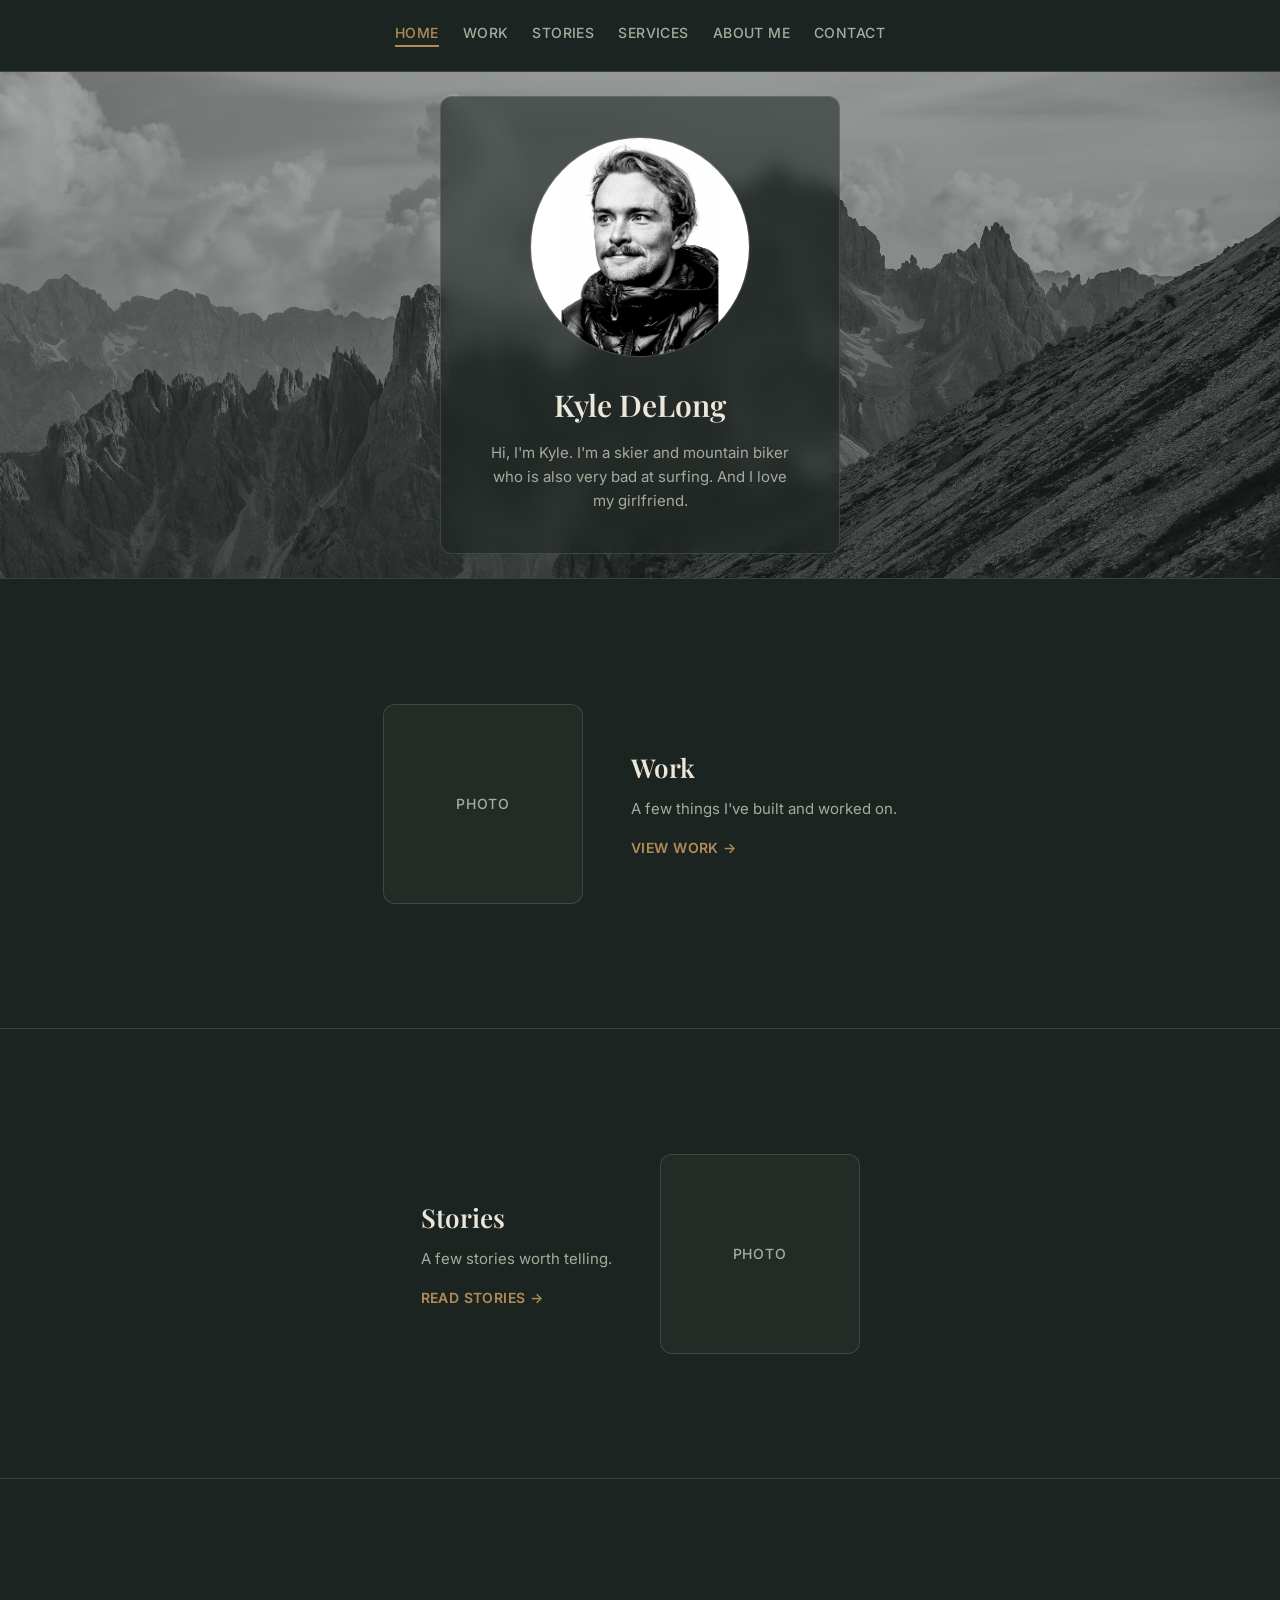
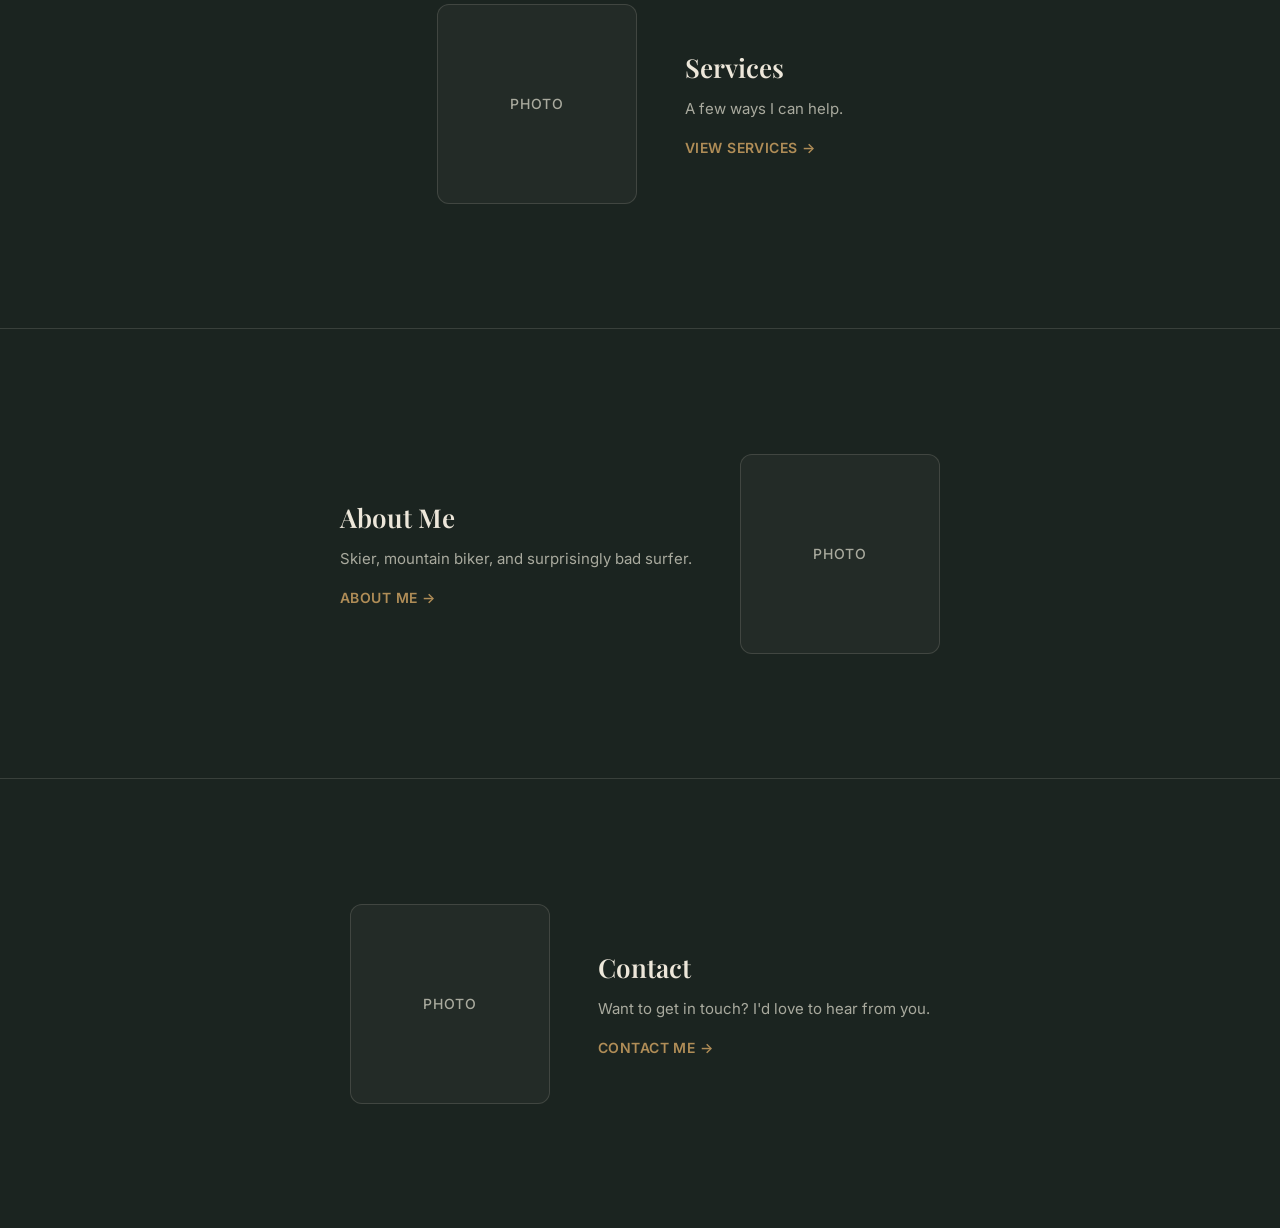
<file: index.html>
<!DOCTYPE html>
<html lang="en">
<head>
  <meta charset="UTF-8">
  <meta name="viewport" content="width=device-width, initial-scale=1.0">
  <title>Kyle DeLong</title>
  <link rel="stylesheet" href="style.css">
</head>
<body>
  <nav class="site-nav">
    <a href="index.html" class="active">Home</a>
    <a href="work.html">Work</a>
    <a href="stories.html">Stories</a>
    <a href="services.html">Services</a>
    <a href="about.html">About Me</a>
    <a href="contact.html">Contact</a>
  </nav>
  <main class="home-main">
    <section class="hero">
      <div class="card">
        <img class="photo-placeholder" src="me-profile.jpg" alt="Kyle">
        <h1>Kyle DeLong</h1>
        <p class="bio">
          Hi, I'm Kyle. I'm a skier and mountain biker who is also very bad at surfing.
          And I love my girlfriend.
        </p>
      </div>
    </section>

    <a href="work.html" class="link-block">
      <div class="link-block-image" aria-hidden="true"><span>Photo</span></div>
      <div class="link-block-text">
        <h2>Work</h2>
        <p>A few things I've built and worked on.</p>
        <span class="link-block-cta">View Work &rarr;</span>
      </div>
    </a>

    <a href="stories.html" class="link-block link-block--reverse">
      <div class="link-block-image" aria-hidden="true"><span>Photo</span></div>
      <div class="link-block-text">
        <h2>Stories</h2>
        <p>A few stories worth telling.</p>
        <span class="link-block-cta">Read Stories &rarr;</span>
      </div>
    </a>

    <a href="services.html" class="link-block">
      <div class="link-block-image" aria-hidden="true"><span>Photo</span></div>
      <div class="link-block-text">
        <h2>Services</h2>
        <p>A few ways I can help.</p>
        <span class="link-block-cta">View Services &rarr;</span>
      </div>
    </a>

    <a href="about.html" class="link-block link-block--reverse">
      <div class="link-block-image" aria-hidden="true"><span>Photo</span></div>
      <div class="link-block-text">
        <h2>About Me</h2>
        <p>Skier, mountain biker, and surprisingly bad surfer.</p>
        <span class="link-block-cta">About Me &rarr;</span>
      </div>
    </a>

    <a href="contact.html" class="link-block">
      <div class="link-block-image" aria-hidden="true"><span>Photo</span></div>
      <div class="link-block-text">
        <h2>Contact</h2>
        <p>Want to get in touch? I'd love to hear from you.</p>
        <span class="link-block-cta">Contact Me &rarr;</span>
      </div>
    </a>
  </main>
</body>
</html>
</file>
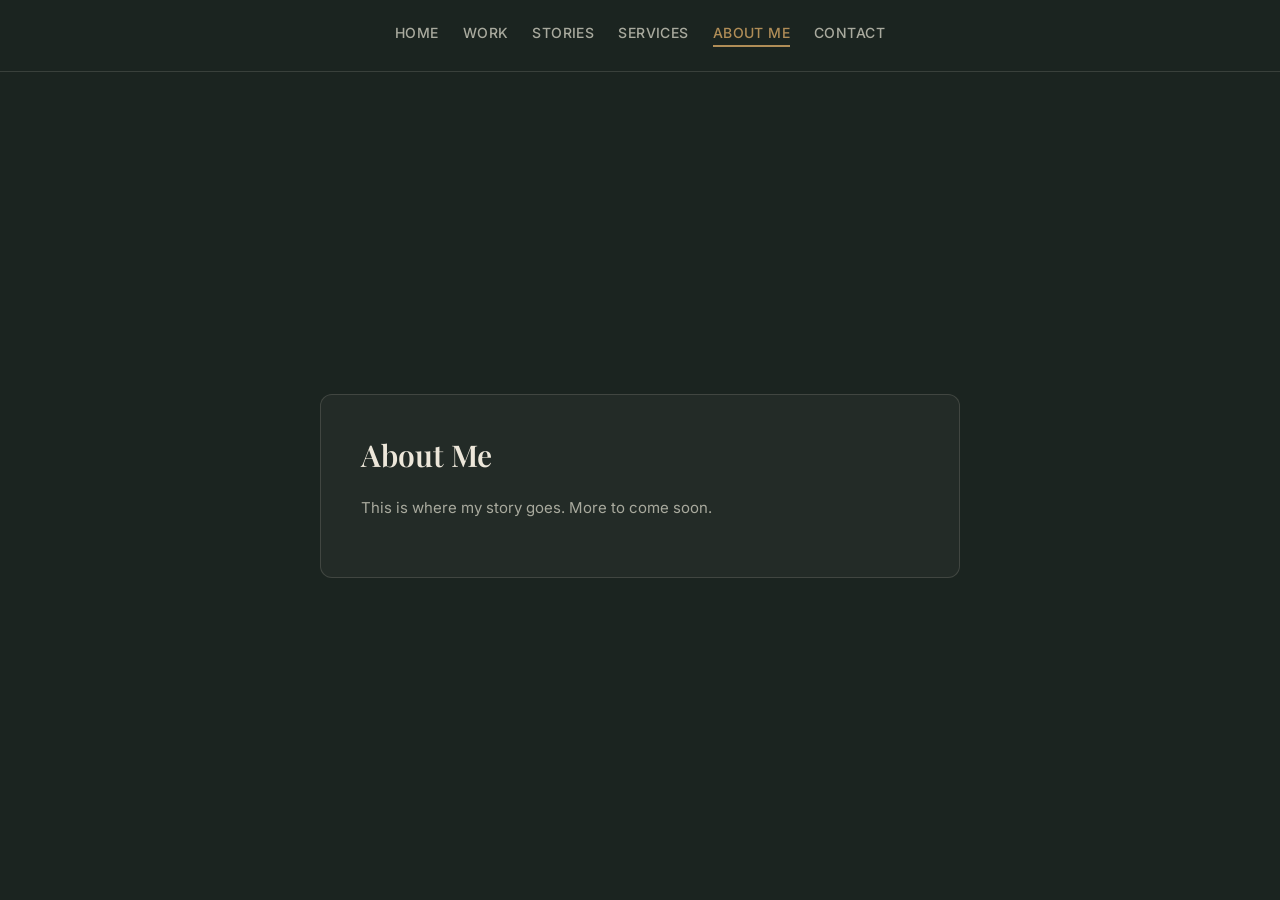
<file: about.html>
<!DOCTYPE html>
<html lang="en">
<head>
  <meta charset="UTF-8">
  <meta name="viewport" content="width=device-width, initial-scale=1.0">
  <title>About Me — Kyle DeLong</title>
  <link rel="stylesheet" href="style.css">
</head>
<body>
  <nav class="site-nav">
    <a href="index.html">Home</a>
    <a href="work.html">Work</a>
    <a href="stories.html">Stories</a>
    <a href="services.html">Services</a>
    <a href="about.html" class="active">About Me</a>
    <a href="contact.html">Contact</a>
  </nav>
  <main>
    <div class="page">
      <h1>About Me</h1>
      <p>
        This is where my story goes. More to come soon.
      </p>
    </div>
  </main>
</body>
</html>
</file>
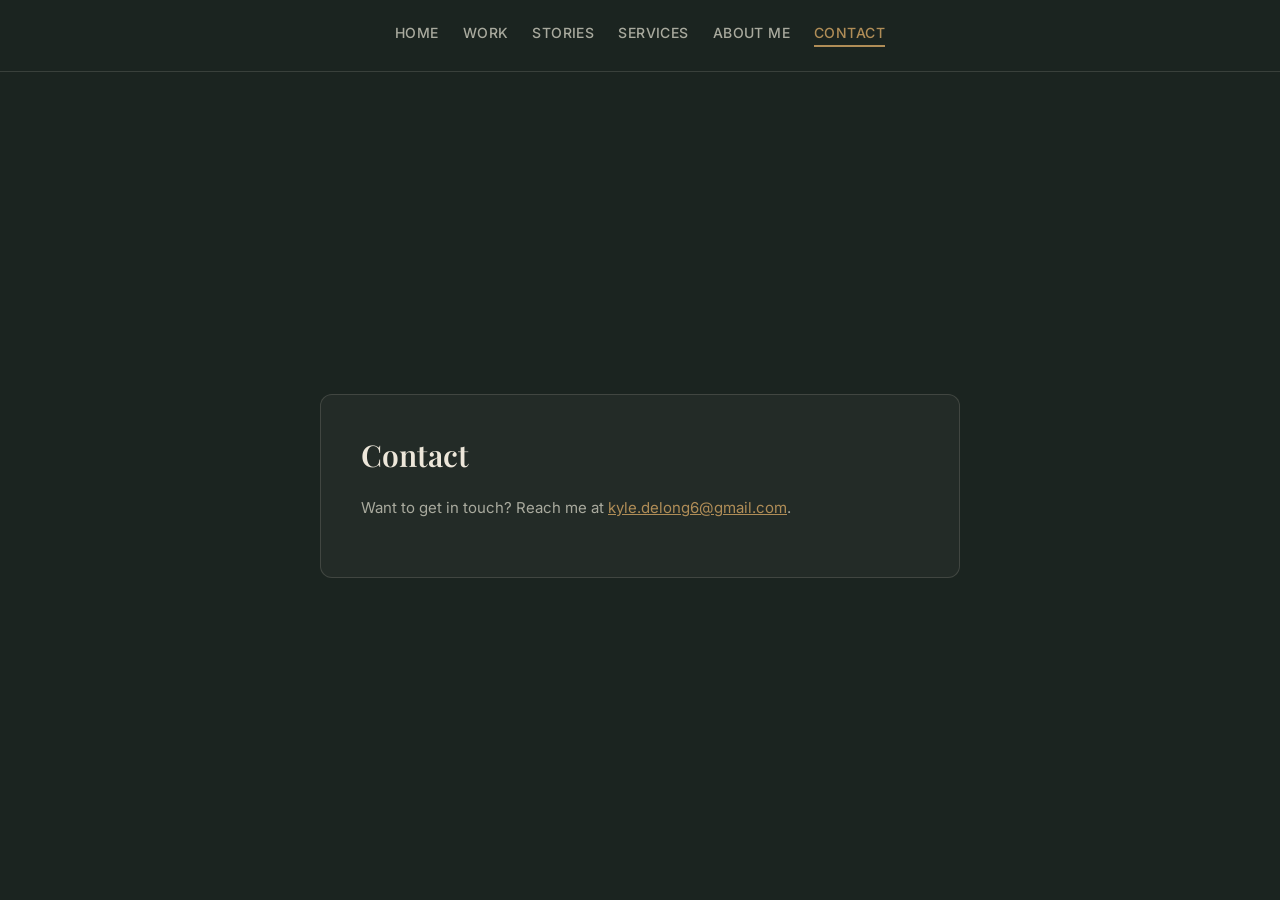
<file: contact.html>
<!DOCTYPE html>
<html lang="en">
<head>
  <meta charset="UTF-8">
  <meta name="viewport" content="width=device-width, initial-scale=1.0">
  <title>Contact — Kyle DeLong</title>
  <link rel="stylesheet" href="style.css">
</head>
<body>
  <nav class="site-nav">
    <a href="index.html">Home</a>
    <a href="work.html">Work</a>
    <a href="stories.html">Stories</a>
    <a href="services.html">Services</a>
    <a href="about.html">About Me</a>
    <a href="contact.html" class="active">Contact</a>
  </nav>
  <main>
    <div class="page">
      <h1>Contact</h1>
      <p>
        Want to get in touch? Reach me at
        <a href="mailto:kyle.delong6@gmail.com">kyle.delong6@gmail.com</a>.
      </p>
    </div>
  </main>
</body>
</html>
</file>
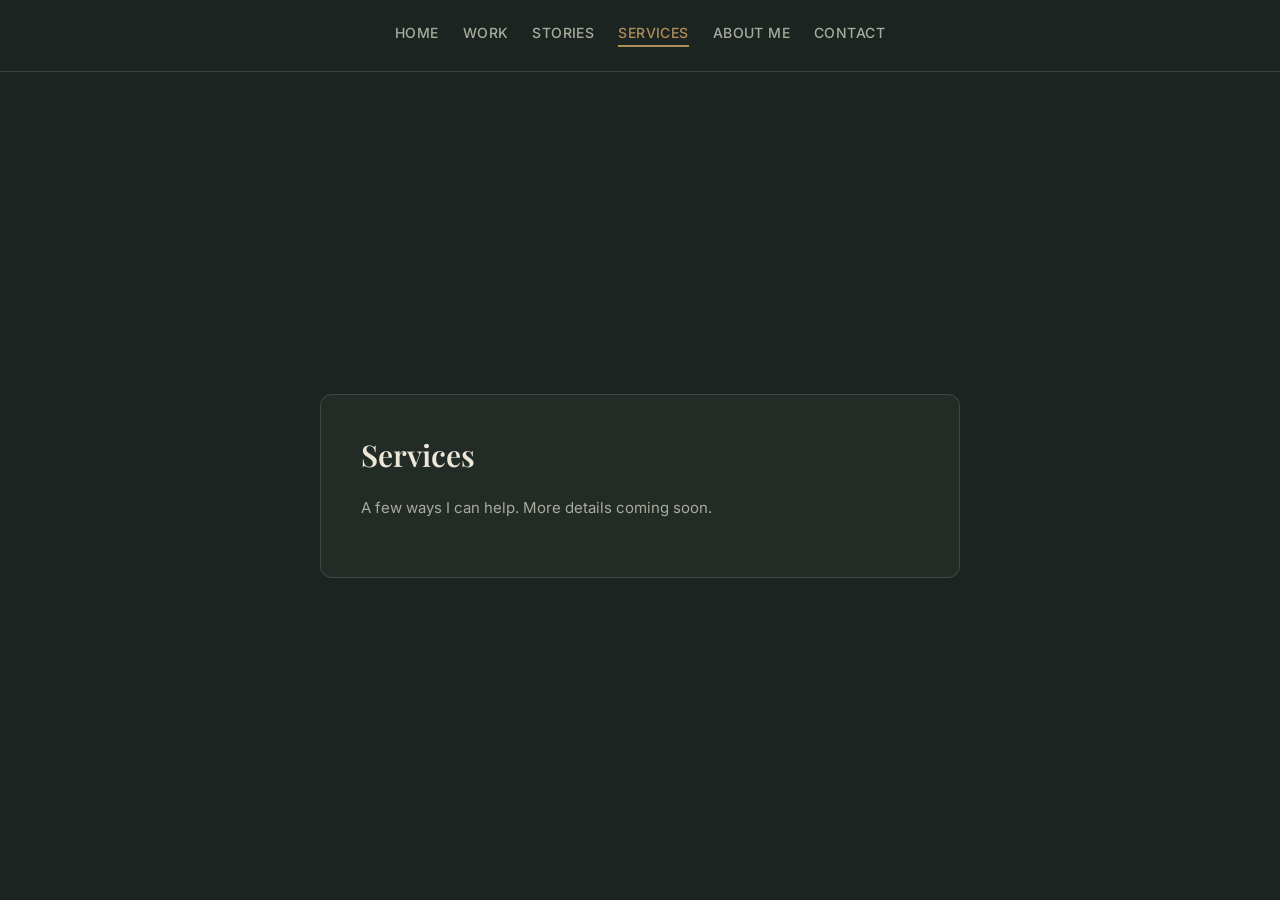
<file: services.html>
<!DOCTYPE html>
<html lang="en">
<head>
  <meta charset="UTF-8">
  <meta name="viewport" content="width=device-width, initial-scale=1.0">
  <title>Services — Kyle DeLong</title>
  <link rel="stylesheet" href="style.css">
</head>
<body>
  <nav class="site-nav">
    <a href="index.html">Home</a>
    <a href="work.html">Work</a>
    <a href="stories.html">Stories</a>
    <a href="services.html" class="active">Services</a>
    <a href="about.html">About Me</a>
    <a href="contact.html">Contact</a>
  </nav>
  <main>
    <div class="page">
      <h1>Services</h1>
      <p>
        A few ways I can help. More details coming soon.
      </p>
    </div>
  </main>
</body>
</html>
</file>
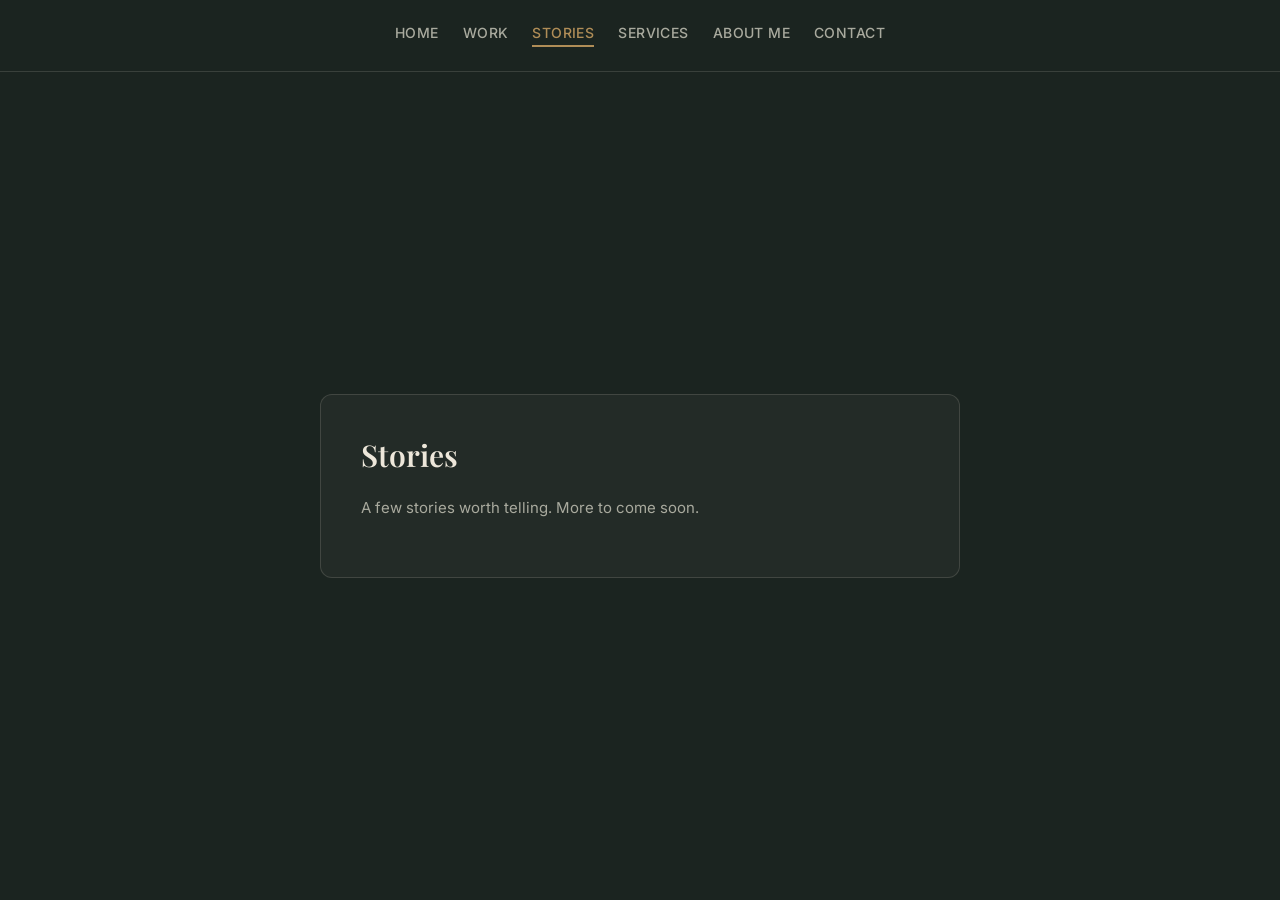
<file: stories.html>
<!DOCTYPE html>
<html lang="en">
<head>
  <meta charset="UTF-8">
  <meta name="viewport" content="width=device-width, initial-scale=1.0">
  <title>Stories — Kyle DeLong</title>
  <link rel="stylesheet" href="style.css">
</head>
<body>
  <nav class="site-nav">
    <a href="index.html">Home</a>
    <a href="work.html">Work</a>
    <a href="stories.html" class="active">Stories</a>
    <a href="services.html">Services</a>
    <a href="about.html">About Me</a>
    <a href="contact.html">Contact</a>
  </nav>
  <main>
    <div class="page">
      <h1>Stories</h1>
      <p>
        A few stories worth telling. More to come soon.
      </p>
    </div>
  </main>
</body>
</html>
</file>
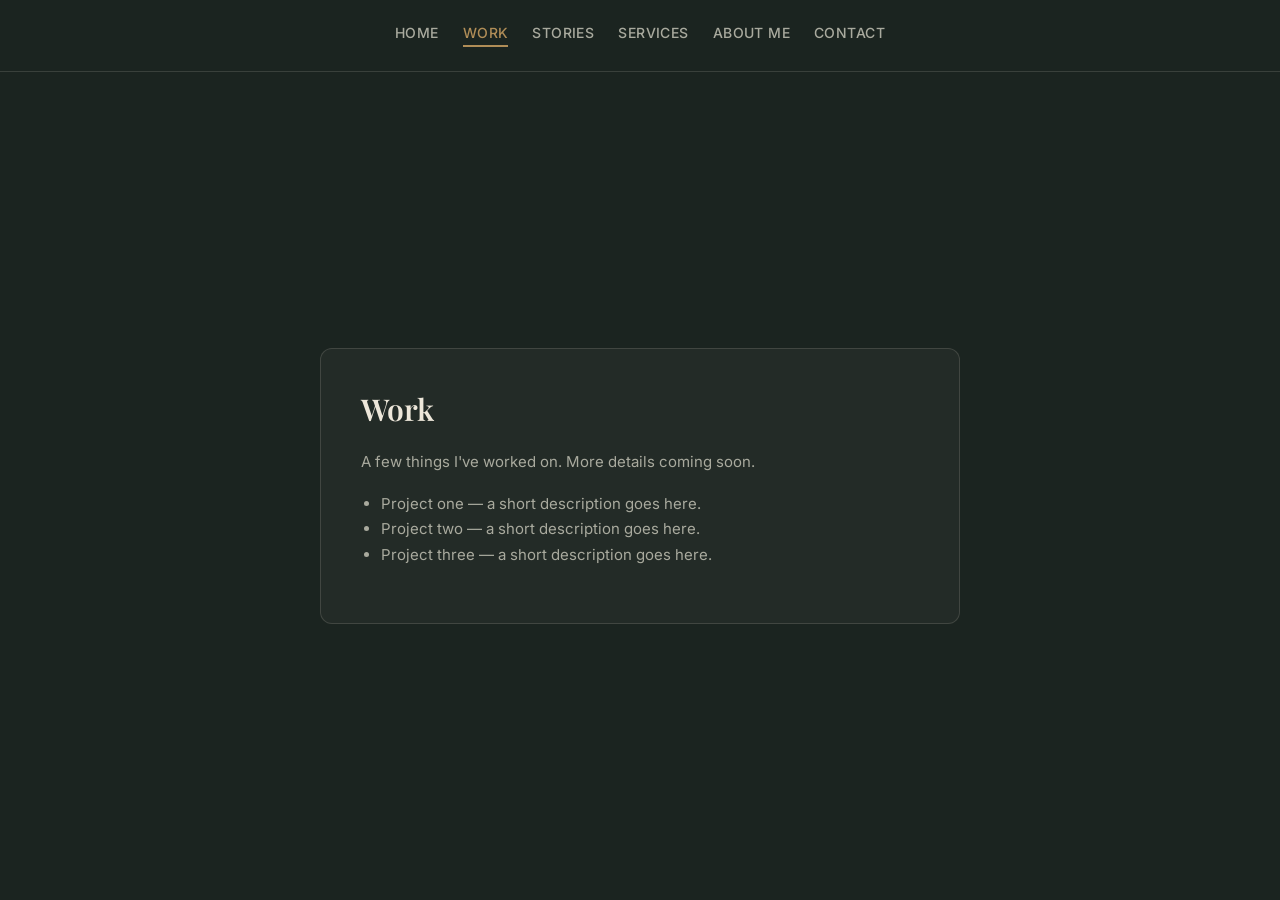
<file: work.html>
<!DOCTYPE html>
<html lang="en">
<head>
  <meta charset="UTF-8">
  <meta name="viewport" content="width=device-width, initial-scale=1.0">
  <title>Work — Kyle DeLong</title>
  <link rel="stylesheet" href="style.css">
</head>
<body>
  <nav class="site-nav">
    <a href="index.html">Home</a>
    <a href="work.html" class="active">Work</a>
    <a href="stories.html">Stories</a>
    <a href="services.html">Services</a>
    <a href="about.html">About Me</a>
    <a href="contact.html">Contact</a>
  </nav>
  <main>
    <div class="page">
      <h1>Work</h1>
      <p>
        A few things I've worked on. More details coming soon.
      </p>
      <ul>
        <li>Project one — a short description goes here.</li>
        <li>Project two — a short description goes here.</li>
        <li>Project three — a short description goes here.</li>
      </ul>
    </div>
  </main>
</body>
</html>
</file>
<file: style.css>
@import url('https://fonts.googleapis.com/css2?family=Playfair+Display:wght@500;600&family=Inter:wght@400;500;600&display=swap');

:root {
  --bg: #1B2420;
  --fg: #EDE7DA;
  --muted: #A9AA9E;
  --accent: #B08D57;
  --accent2: #8C4A2F;
  --line: rgba(237, 231, 218, 0.14);
  --surface: rgba(237, 231, 218, 0.04);
  --font-heading: "Playfair Display", serif;
  --font-body: "Inter", sans-serif;
}

* {
  box-sizing: border-box;
}

html {
  scroll-snap-type: y proximity;
}

body {
  margin: 0;
  min-height: 100vh;
  display: flex;
  flex-direction: column;
  align-items: center;
  background: var(--bg);
  font-family: var(--font-body);
  color: var(--fg);
}

.site-nav {
  display: flex;
  gap: 24px;
  padding: 24px;
  width: 100%;
  justify-content: center;
  scroll-snap-align: start;
  border-bottom: 1px solid var(--line);
}

.site-nav a {
  color: var(--muted);
  text-decoration: none;
  font-family: var(--font-body);
  font-size: 14px;
  font-weight: 500;
  letter-spacing: 0.03em;
  text-transform: uppercase;
  padding-bottom: 4px;
  border-bottom: 2px solid transparent;
  transition: color 0.15s ease;
}

.site-nav a:hover {
  color: var(--fg);
}

.site-nav a.active {
  color: var(--accent);
  border-bottom-color: var(--accent);
}

main {
  width: 100%;
  display: flex;
  flex: 1;
  align-items: center;
  justify-content: center;
  padding: 24px;
}

.home-main {
  display: block;
  flex: none;
  padding: 0;
}

.hero {
  width: 100%;
  min-height: 50vh;
  display: flex;
  align-items: center;
  justify-content: center;
  padding: 24px;
  scroll-snap-align: start;
  background-image: linear-gradient(180deg, rgba(27, 36, 32, 0.4), rgba(27, 36, 32, 0.6)), url('mountains.JPG');
  background-size: cover;
  background-position: center top;
  background-repeat: no-repeat;
}

.link-block {
  width: 100%;
  min-height: 50vh;
  display: flex;
  align-items: center;
  justify-content: center;
  flex-wrap: wrap;
  gap: 48px;
  padding: 48px 24px;
  background: transparent;
  border-top: 1px solid var(--line);
  text-decoration: none;
  color: inherit;
  scroll-snap-align: start;
  transition: background 0.2s ease;
}

.link-block:hover {
  background: rgba(140, 74, 47, 0.08);
}

.link-block--reverse {
  flex-direction: row-reverse;
}

.link-block-image {
  width: 200px;
  height: 200px;
  flex-shrink: 0;
  border-radius: 12px;
  background: var(--surface);
  border: 1px solid var(--line);
  display: flex;
  align-items: center;
  justify-content: center;
  color: var(--muted);
  font-family: var(--font-body);
  font-size: 14px;
  font-weight: 500;
  letter-spacing: 0.05em;
  text-transform: uppercase;
}

.link-block-text {
  max-width: 360px;
}

.link-block-text h2 {
  margin: 0 0 12px;
  font-family: var(--font-heading);
  font-weight: 600;
  font-size: 26px;
}

.link-block-text p {
  margin: 0 0 16px;
  line-height: 1.6;
  color: var(--muted);
  font-size: 15px;
}

.link-block-cta {
  font-weight: 600;
  font-size: 14px;
  letter-spacing: 0.03em;
  text-transform: uppercase;
  color: var(--accent);
}

.card {
  background: rgba(27, 36, 32, 0.55);
  backdrop-filter: blur(10px);
  -webkit-backdrop-filter: blur(10px);
  border: 1px solid var(--line);
  border-radius: 12px;
  padding: 40px;
  max-width: 400px;
  width: 100%;
  text-align: center;
}

.page {
  background: var(--surface);
  border: 1px solid var(--line);
  border-radius: 12px;
  padding: 40px;
  max-width: 640px;
  width: 100%;
}

.page h1 {
  margin: 0 0 20px;
  font-family: var(--font-heading);
  font-weight: 600;
  font-size: 30px;
}

.page p {
  line-height: 1.7;
  color: var(--muted);
  font-size: 15px;
  margin: 0 0 16px;
}

.page ul {
  margin: 0 0 16px;
  padding-left: 20px;
  line-height: 1.7;
  color: var(--muted);
  font-size: 15px;
}

.page a {
  color: var(--accent);
}

.page a:hover {
  color: var(--accent2);
}

.photo-placeholder {
  width: 220px;
  height: 220px;
  margin: 0 auto 24px;
  border-radius: 50%;
  object-fit: cover;
  background: var(--surface);
  border: 1px solid var(--line);
}

h1 {
  margin: 0 0 16px;
  font-family: var(--font-heading);
  font-weight: 600;
  font-size: 30px;
}

.bio {
  margin: 0;
  line-height: 1.6;
  color: var(--muted);
  font-size: 15px;
}
</file>
